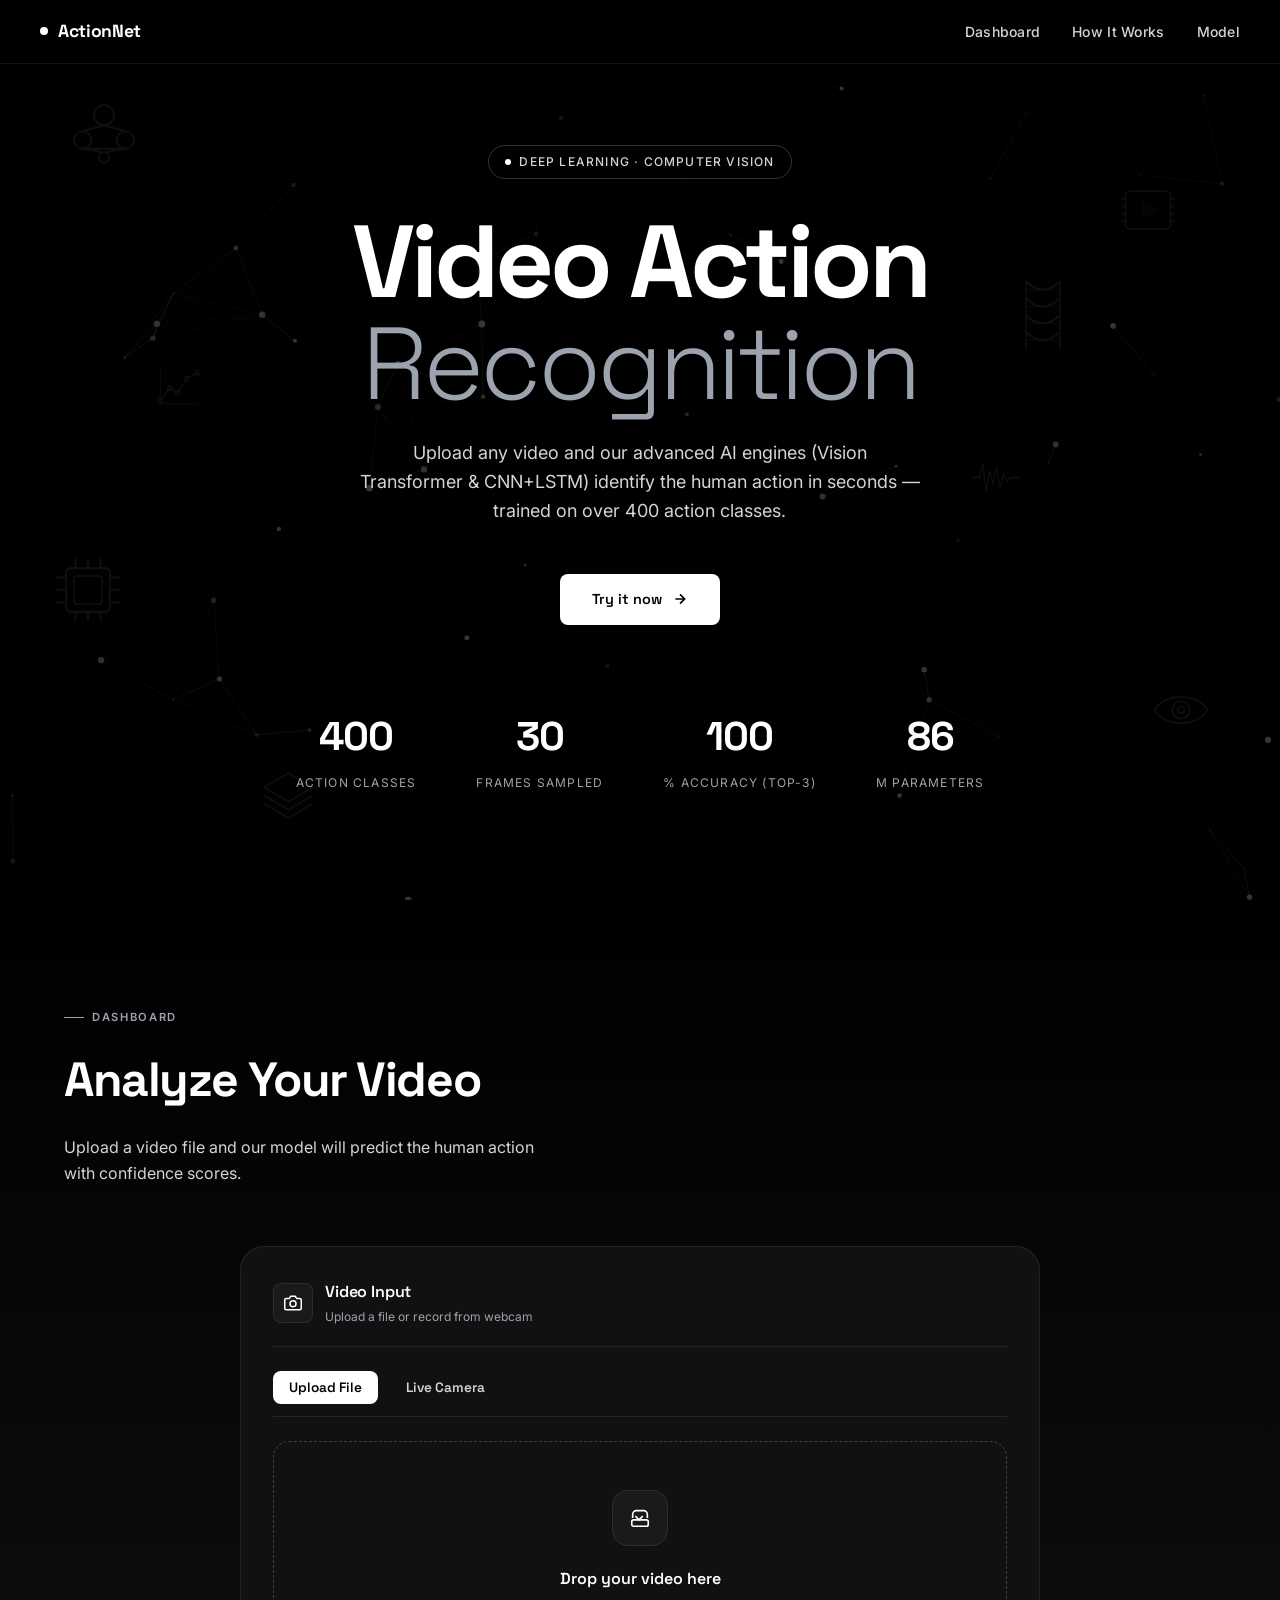
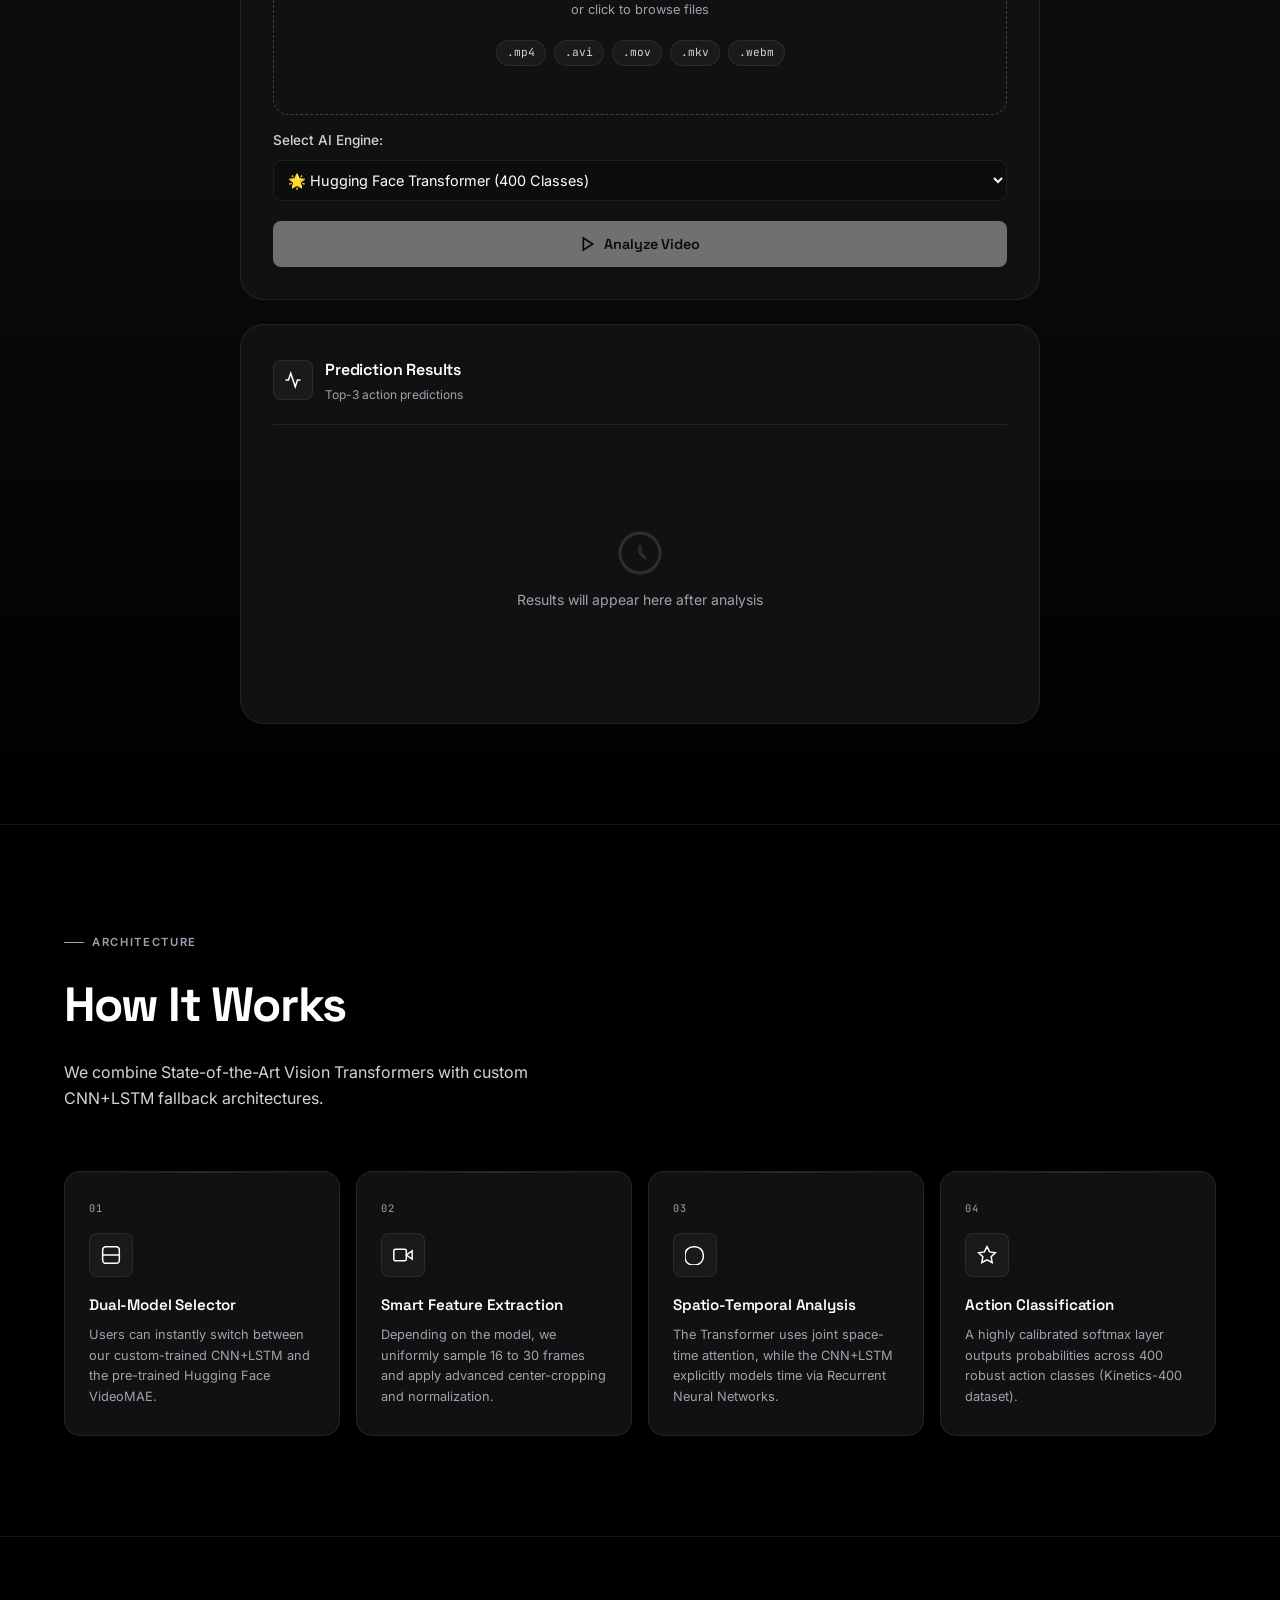
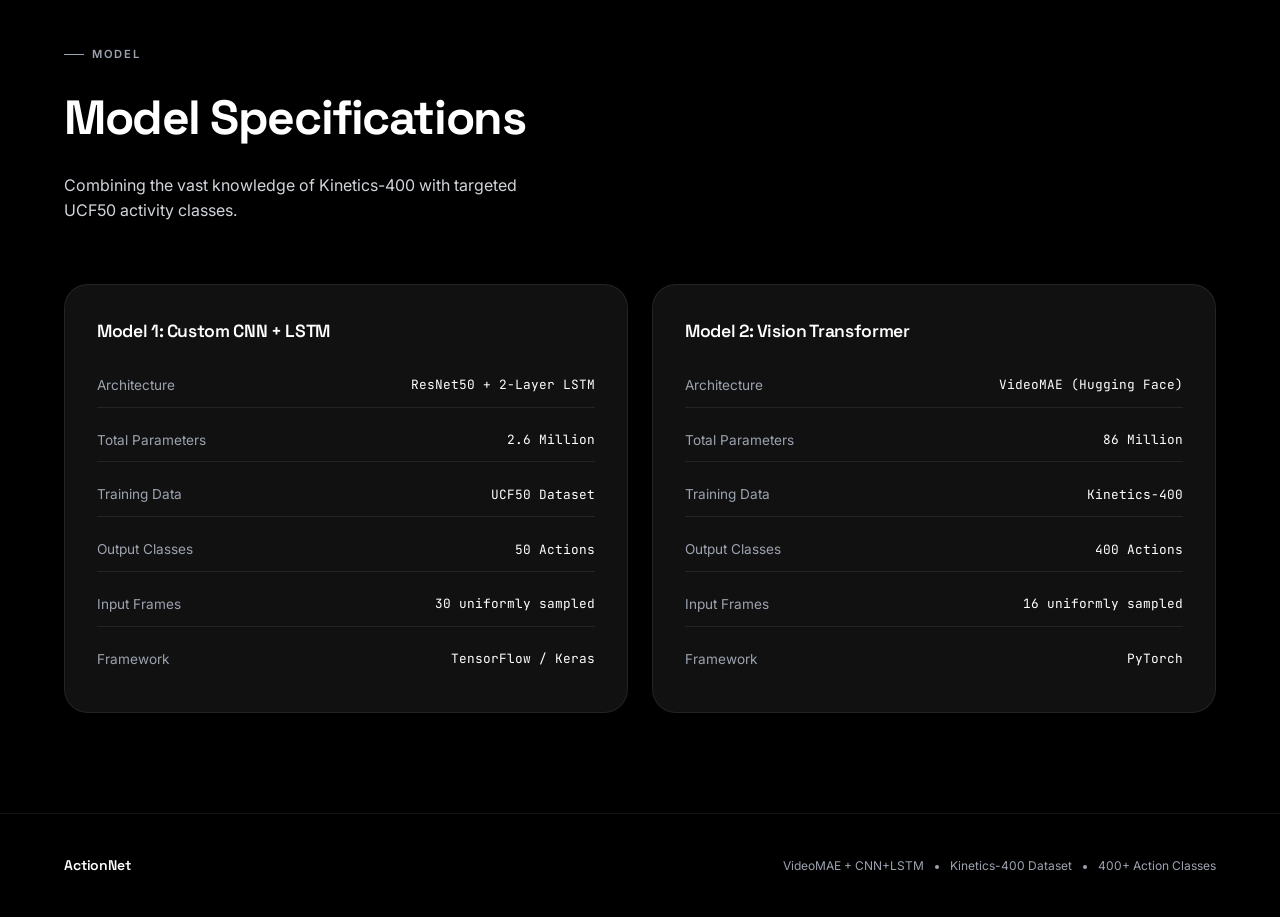
<file: frontend/index.html>
<!DOCTYPE html>
<html lang="en">
<head>
  <meta charset="UTF-8" />
  <meta name="viewport" content="width=device-width, initial-scale=1.0" />
  <title>ActionNet — Video Action Recognition</title>
  <meta name="description" content="AI-powered video action recognition using deep learning. Upload a video and our ResNet50 + LSTM model will identify the human action in real-time." />

  <!-- Preconnect for Google Fonts -->
  <link rel="preconnect" href="https://fonts.googleapis.com" />
  <link rel="preconnect" href="https://fonts.gstatic.com" crossorigin />

  <link rel="stylesheet" href="static/css/style.css" />

  <!-- Favicon: inline SVG -->
  <link rel="icon" href="data:image/svg+xml,<svg xmlns='http://www.w3.org/2000/svg' viewBox='0 0 32 32'><rect width='32' height='32' rx='6' fill='%23000'/><circle cx='16' cy='16' r='6' fill='none' stroke='%23fff' stroke-width='2'/><line x1='16' y1='4' x2='16' y2='10' stroke='%23fff' stroke-width='2'/><line x1='16' y1='22' x2='16' y2='28' stroke='%23fff' stroke-width='2'/><line x1='4' y1='16' x2='10' y2='16' stroke='%23fff' stroke-width='2'/><line x1='22' y1='16' x2='28' y2='16' stroke='%23fff' stroke-width='2'/></svg>" />
</head>

<body>

<!-- Neural network canvas background -->
<canvas id="neural-canvas"></canvas>

<!-- ── Navbar ──────────────────────────────────────────────────── -->
<nav>
  <div class="nav-logo">
    <div class="dot"></div>
    ActionNet
  </div>
  <ul class="nav-links">
    <li><a href="#dashboard">Dashboard</a></li>
    <li><a href="#how-it-works">How It Works</a></li>
    <li><a href="#model-info">Model</a></li>
  </ul>
</nav>


<!-- ── Hero ───────────────────────────────────────────────────── -->
<section id="hero">

  <!-- Floating background icons -->
  <div class="floating-icons" aria-hidden="true">

    <!-- Brain / Neural Network -->
    <div class="floating-icon">
      <svg width="100%" height="100%" viewBox="0 0 64 64">
        <circle cx="32" cy="20" r="8" stroke-width="1.5"/>
        <circle cx="15" cy="40" r="7" stroke-width="1.5"/>
        <circle cx="49" cy="40" r="7" stroke-width="1.5"/>
        <line x1="32" y1="28" x2="15" y2="33" stroke-width="1.5"/>
        <line x1="32" y1="28" x2="49" y2="33" stroke-width="1.5"/>
        <line x1="15" y1="47" x2="49" y2="47" stroke-width="1.5"/>
        <circle cx="32" cy="54" r="4" stroke-width="1.5"/>
        <line x1="15" y1="47" x2="32" y2="50" stroke-width="1.5"/>
        <line x1="49" y1="47" x2="32" y2="50" stroke-width="1.5"/>
      </svg>
    </div>

    <!-- Video Frame icon -->
    <div class="floating-icon">
      <svg width="100%" height="100%" viewBox="0 0 64 64">
        <rect x="8" y="12" width="48" height="40" rx="4" stroke-width="1.5"/>
        <polygon points="26,22 26,42 44,32" stroke-width="1.5" fill="white" opacity="0.3"/>
        <line x1="4" y1="20" x2="8" y2="20" stroke-width="2"/>
        <line x1="4" y1="28" x2="8" y2="28" stroke-width="2"/>
        <line x1="4" y1="36" x2="8" y2="36" stroke-width="2"/>
        <line x1="4" y1="44" x2="8" y2="44" stroke-width="2"/>
        <line x1="56" y1="20" x2="60" y2="20" stroke-width="2"/>
        <line x1="56" y1="28" x2="60" y2="28" stroke-width="2"/>
        <line x1="56" y1="36" x2="60" y2="36" stroke-width="2"/>
        <line x1="56" y1="44" x2="60" y2="44" stroke-width="2"/>
      </svg>
    </div>

    <!-- CPU / Chip icon -->
    <div class="floating-icon">
      <svg width="100%" height="100%" viewBox="0 0 64 64">
        <rect x="18" y="18" width="28" height="28" rx="3" stroke-width="1.5"/>
        <rect x="23" y="23" width="18" height="18" rx="2" stroke-width="1"/>
        <line x1="24" y1="12" x2="24" y2="18" stroke-width="1.5"/>
        <line x1="32" y1="12" x2="32" y2="18" stroke-width="1.5"/>
        <line x1="40" y1="12" x2="40" y2="18" stroke-width="1.5"/>
        <line x1="24" y1="46" x2="24" y2="52" stroke-width="1.5"/>
        <line x1="32" y1="46" x2="32" y2="52" stroke-width="1.5"/>
        <line x1="40" y1="46" x2="40" y2="52" stroke-width="1.5"/>
        <line x1="12" y1="24" x2="18" y2="24" stroke-width="1.5"/>
        <line x1="12" y1="32" x2="18" y2="32" stroke-width="1.5"/>
        <line x1="12" y1="40" x2="18" y2="40" stroke-width="1.5"/>
        <line x1="46" y1="24" x2="52" y2="24" stroke-width="1.5"/>
        <line x1="46" y1="32" x2="52" y2="32" stroke-width="1.5"/>
        <line x1="46" y1="40" x2="52" y2="40" stroke-width="1.5"/>
      </svg>
    </div>

    <!-- Eye / Vision icon -->
    <div class="floating-icon">
      <svg width="100%" height="100%" viewBox="0 0 64 64">
        <path d="M8 32 C16 16, 48 16, 56 32 C48 48, 16 48, 8 32 Z" stroke-width="1.5"/>
        <circle cx="32" cy="32" r="8" stroke-width="1.5"/>
        <circle cx="32" cy="32" r="3" stroke-width="1.5"/>
      </svg>
    </div>

    <!-- Chart / Analytics -->
    <div class="floating-icon">
      <svg width="100%" height="100%" viewBox="0 0 64 64">
        <polyline points="8,52 20,36 30,42 42,24 56,16" stroke-width="1.5"/>
        <circle cx="8"  cy="52" r="3" stroke-width="1.5"/>
        <circle cx="20" cy="36" r="3" stroke-width="1.5"/>
        <circle cx="30" cy="42" r="3" stroke-width="1.5"/>
        <circle cx="42" cy="24" r="3" stroke-width="1.5"/>
        <circle cx="56" cy="16" r="3" stroke-width="1.5"/>
        <line x1="8" y1="56" x2="56" y2="56" stroke-width="1"/>
        <line x1="8" y1="8"  x2="8"  y2="56" stroke-width="1"/>
      </svg>
    </div>

    <!-- DNA / helix -->
    <div class="floating-icon">
      <svg width="100%" height="100%" viewBox="0 0 64 64">
        <path d="M20 8 Q32 20 44 8" stroke-width="1.5" fill="none"/>
        <path d="M20 20 Q32 32 44 20" stroke-width="1.5" fill="none"/>
        <path d="M20 32 Q32 44 44 32" stroke-width="1.5" fill="none"/>
        <path d="M20 44 Q32 56 44 44" stroke-width="1.5" fill="none"/>
        <line x1="20" y1="8"  x2="20" y2="56" stroke-width="1"/>
        <line x1="44" y1="8"  x2="44" y2="56" stroke-width="1"/>
        <line x1="20" y1="14" x2="44" y2="14" stroke-width="1" opacity="0.5"/>
        <line x1="20" y1="26" x2="44" y2="26" stroke-width="1" opacity="0.5"/>
        <line x1="20" y1="38" x2="44" y2="38" stroke-width="1" opacity="0.5"/>
        <line x1="20" y1="50" x2="44" y2="50" stroke-width="1" opacity="0.5"/>
      </svg>
    </div>

    <!-- Layers icon -->
    <div class="floating-icon">
      <svg width="100%" height="100%" viewBox="0 0 64 64">
        <polygon points="32,8 56,22 32,36 8,22" stroke-width="1.5" fill="none"/>
        <polyline points="8,30 32,44 56,30" stroke-width="1.5" fill="none"/>
        <polyline points="8,38 32,52 56,38" stroke-width="1.5" fill="none"/>
      </svg>
    </div>

    <!-- Waveform / Signal -->
    <div class="floating-icon">
      <svg width="100%" height="100%" viewBox="0 0 64 64">
        <polyline points="4,32 12,32 16,16 20,48 24,24 28,40 32,20 36,44 40,28 44,36 48,32 60,32" stroke-width="1.5" fill="none"/>
      </svg>
    </div>

  </div>
  <!-- end floating icons -->

  <div class="wrapper" style="position:relative;">
    <div class="hero-badge">
      <span class="badge-dot"></span>
      Deep Learning · Computer Vision
    </div>

    <h1 class="hero-title">
      Video Action
      <span class="line-2">Recognition</span>
    </h1>

    <p class="hero-subtitle">
      Upload any video and our advanced AI engines (Vision Transformer & CNN+LSTM) identify the human action in seconds — trained on over 400 action classes.
    </p>

    <a href="#dashboard" class="hero-cta" id="try-btn">
      Try it now
      <svg width="16" height="16" viewBox="0 0 24 24" fill="none" stroke="currentColor" stroke-width="2.5">
        <path d="M5 12h14M12 5l7 7-7 7"/>
      </svg>
    </a>

    <div class="hero-stats">
      <div class="stat-item">
        <span class="stat-number" data-target="400">0</span>
        <span class="stat-label">Action Classes</span>
      </div>
      <div class="stat-item">
        <span class="stat-number" data-target="30">0</span>
        <span class="stat-label">Frames Sampled</span>
      </div>
      <div class="stat-item">
        <span class="stat-number" data-target="100">0</span>
        <span class="stat-label">% Accuracy (Top-3)</span>
      </div>
      <div class="stat-item">
        <span class="stat-number" data-target="86">0</span>
        <span class="stat-label">M Parameters</span>
      </div>
    </div>
  </div>
</section>


<!-- ── Dashboard ──────────────────────────────────────────────── -->
<section id="dashboard">
  <div class="wrapper">
    <div class="section-label">Dashboard</div>
    <h2 class="section-title">Analyze Your Video</h2>
    <p class="section-desc">Upload a video file and our model will predict the human action with confidence scores.</p>

    <div class="dashboard-stack">

      <!-- Upload Card -->
      <div class="upload-card reveal">
        <div class="card-header">
          <div class="card-icon">
            <svg width="18" height="18" viewBox="0 0 24 24" fill="none" stroke="currentColor" stroke-width="2">
              <path d="M23 19a2 2 0 0 1-2 2H3a2 2 0 0 1-2-2V8a2 2 0 0 1 2-2h4l2-3h6l2 3h4a2 2 0 0 1 2 2z"></path>
              <circle cx="12" cy="13" r="4"></circle>
            </svg>
          </div>
          <div>
            <div class="card-title">Video Input</div>
            <div class="card-subtitle">Upload a file or record from webcam</div>
          </div>
        </div>

        <!-- Input Tabs -->
        <div class="input-tabs">
          <button class="tab-btn active" data-tab="upload-tab">Upload File</button>
          <button class="tab-btn" data-tab="camera-tab">Live Camera</button>
        </div>

        <!-- Tab Contents -->
        <div class="tab-content active" id="upload-tab">

        <!-- Drop Zone -->
        <div id="drop-zone" role="button" tabindex="0" aria-label="Click or drag to upload video">
          <div class="drop-icon">
            <svg width="22" height="22" viewBox="0 0 24 24" fill="none" stroke="currentColor" stroke-width="1.8">
              <path d="M15 10l-4 4-4-4"/>
              <path d="M4 12V8a4 4 0 0 1 4-4h8a4 4 0 0 1 4 4v4"/>
              <rect x="3" y="14" width="18" height="7" rx="2"/>
            </svg>
          </div>
          <div class="drop-title">Drop your video here</div>
          <div class="drop-subtitle">or click to browse files</div>
          <div class="drop-formats">
            <span class="format-tag">.mp4</span>
            <span class="format-tag">.avi</span>
            <span class="format-tag">.mov</span>
            <span class="format-tag">.mkv</span>
            <span class="format-tag">.webm</span>
          </div>
        </div>

        <input type="file" id="file-input" accept="video/*" />

        <!-- File info -->
        <div id="file-info">
          <svg width="14" height="14" viewBox="0 0 24 24" fill="none" stroke="currentColor" stroke-width="2" style="flex-shrink:0;color:#888">
            <polygon points="23 7 16 12 23 17 23 7"/>
            <rect x="1" y="5" width="15" height="14" rx="2" ry="2"/>
          </svg>
          <span class="file-name" id="file-name">video.mp4</span>
          <span class="file-size" id="file-size">0 MB</span>
        </div>
        </div> <!-- End Upload Tab -->

        <!-- Camera Tab Content -->
        <div class="tab-content" id="camera-tab">
          <div class="camera-container">
            <video id="camera-preview" autoplay playsinline muted></video>
            <div class="camera-overlay">
              <span id="recording-timer">00:00</span>
            </div>
          </div>
          
          <div class="camera-controls">
            <button id="start-camera-btn" class="cam-btn secondary">Enable Camera</button>
            <button id="start-record-btn" class="cam-btn primary" style="display:none;">
              <span class="record-dot"></span> Record 5s Clip
            </button>
            <button id="stop-camera-btn" class="cam-btn secondary" style="display:none;">Turn Off</button>
          </div>
        </div> <!-- End Camera Tab -->

        <!-- Error message -->
        <div id="error-state"></div>

        <!-- Loading state -->
        <div id="loading-state">
          
          <!-- DYNAMIC ANIMATION -->
          <div class="processing-animation-container">
            <div class="anim-icon">
              <svg width="32" height="32" viewBox="0 0 24 24" fill="none" stroke="currentColor" stroke-width="1.5">
                <rect x="2" y="2" width="20" height="20" rx="2" ry="2"/>
                <polygon points="10 8 16 12 10 16 10 8"/>
                <line x1="2" y1="6" x2="22" y2="6"/>
                <line x1="2" y1="18" x2="22" y2="18"/>
              </svg>
              <div class="anim-label">Video</div>
            </div>
            
            <div class="anim-path">
              <div class="anim-line"></div>
              <div class="anim-packet"></div>
            </div>
            
            <div class="anim-icon">
              <svg width="32" height="32" viewBox="0 0 24 24" fill="none" stroke="currentColor" stroke-width="1.5">
                <path d="M12 2a10 10 0 0 1 10 10v2a10 10 0 0 1-10 10H8a10 10 0 0 1-8-8v-4A10 10 0 0 1 10 2h2z"/>
                <path d="M10 8v4l3 3"/>
                <circle cx="12" cy="12" r="3"/>
              </svg>
              <div class="anim-label">AI Model</div>
            </div>
          </div>

          <div class="loader-text">Analyzing your video...</div>
          <div class="loader-sub">Extracting Spatio-Temporal Features</div>

          <!-- Play Tic-Tac-Toe Game -->
          <div id="game-container" style="display: block; margin-top: 30px; border-top: 1px solid var(--border); padding-top: 20px;">
            <div style="font-size: 0.8rem; color: var(--text-secondary); margin-bottom: 12px; font-weight: 500;">
              🕹️ Play Tic-Tac-Toe against the AI while you wait:
            </div>
            <div class="game-grid" style="display: grid; grid-template-columns: repeat(3, 1fr); gap: 8px; max-width: 180px; margin: 0 auto;">
              <button class="cell" data-index="0" style="aspect-ratio: 1; background: var(--bg-card); border: 1px solid var(--border); border-radius: var(--radius-sm); font-size: 1.25rem; font-family: var(--font-head); font-weight: 700; color: #fff; cursor: pointer; display: flex; align-items: center; justify-content: center; outline: none; transition: background 0.2s;"></button>
              <button class="cell" data-index="1" style="aspect-ratio: 1; background: var(--bg-card); border: 1px solid var(--border); border-radius: var(--radius-sm); font-size: 1.25rem; font-family: var(--font-head); font-weight: 700; color: #fff; cursor: pointer; display: flex; align-items: center; justify-content: center; outline: none; transition: background 0.2s;"></button>
              <button class="cell" data-index="2" style="aspect-ratio: 1; background: var(--bg-card); border: 1px solid var(--border); border-radius: var(--radius-sm); font-size: 1.25rem; font-family: var(--font-head); font-weight: 700; color: #fff; cursor: pointer; display: flex; align-items: center; justify-content: center; outline: none; transition: background 0.2s;"></button>
              <button class="cell" data-index="3" style="aspect-ratio: 1; background: var(--bg-card); border: 1px solid var(--border); border-radius: var(--radius-sm); font-size: 1.25rem; font-family: var(--font-head); font-weight: 700; color: #fff; cursor: pointer; display: flex; align-items: center; justify-content: center; outline: none; transition: background 0.2s;"></button>
              <button class="cell" data-index="4" style="aspect-ratio: 1; background: var(--bg-card); border: 1px solid var(--border); border-radius: var(--radius-sm); font-size: 1.25rem; font-family: var(--font-head); font-weight: 700; color: #fff; cursor: pointer; display: flex; align-items: center; justify-content: center; outline: none; transition: background 0.2s;"></button>
              <button class="cell" data-index="5" style="aspect-ratio: 1; background: var(--bg-card); border: 1px solid var(--border); border-radius: var(--radius-sm); font-size: 1.25rem; font-family: var(--font-head); font-weight: 700; color: #fff; cursor: pointer; display: flex; align-items: center; justify-content: center; outline: none; transition: background 0.2s;"></button>
              <button class="cell" data-index="6" style="aspect-ratio: 1; background: var(--bg-card); border: 1px solid var(--border); border-radius: var(--radius-sm); font-size: 1.25rem; font-family: var(--font-head); font-weight: 700; color: #fff; cursor: pointer; display: flex; align-items: center; justify-content: center; outline: none; transition: background 0.2s;"></button>
              <button class="cell" data-index="7" style="aspect-ratio: 1; background: var(--bg-card); border: 1px solid var(--border); border-radius: var(--radius-sm); font-size: 1.25rem; font-family: var(--font-head); font-weight: 700; color: #fff; cursor: pointer; display: flex; align-items: center; justify-content: center; outline: none; transition: background 0.2s;"></button>
              <button class="cell" data-index="8" style="aspect-ratio: 1; background: var(--bg-card); border: 1px solid var(--border); border-radius: var(--radius-sm); font-size: 1.25rem; font-family: var(--font-head); font-weight: 700; color: #fff; cursor: pointer; display: flex; align-items: center; justify-content: center; outline: none; transition: background 0.2s;"></button>
            </div>
            <div id="game-status" style="font-size: 0.75rem; color: var(--text-secondary); margin-top: 10px; font-weight: 500;">
              Your turn (X)
            </div>
            <button id="reset-game-btn" style="margin-top: 10px; padding: 4px 12px; background: #fff; color: #000; border: none; border-radius: var(--radius-sm); font-size: 0.7rem; font-weight: 600; cursor: pointer; font-family: var(--font-head); display: none;">
              Reset Game
            </button>
          </div>
        </div>


        <!-- Model Selector -->
        <div class="model-selector-container" style="margin-top: 15px; margin-bottom: 15px; display: flex; flex-direction: column; gap: 8px;">
          <label for="ai-engine-select" style="font-size: 0.85rem; color: var(--text-secondary); font-weight: 500;">Select AI Engine:</label>
          <select id="ai-engine-select" style="padding: 10px; border-radius: var(--radius-sm); border: 1px solid var(--border); background: var(--bg-card); color: var(--text); font-family: var(--font-body); font-size: 0.9rem; cursor: pointer; outline: none;">
            <option value="transformer" selected>🌟 Hugging Face Transformer (400 Classes)</option>
            <option value="custom">🧠 Custom CNN+LSTM Model (UCF50 - Trained by Me!)</option>
          </select>
        </div>

        <!-- Predict Button -->
        <button id="predict-btn" disabled>
          <svg width="16" height="16" viewBox="0 0 24 24" fill="none" stroke="currentColor" stroke-width="2.5">
            <polygon points="5 3 19 12 5 21 5 3"/>
          </svg>
          Analyze Video
        </button>
      </div>
      <!-- end upload card -->


      <!-- Results Card -->
      <div class="results-card reveal" style="animation-delay:0.1s">
        <div class="card-header">
          <div class="card-icon">
            <svg width="18" height="18" viewBox="0 0 24 24" fill="none" stroke="currentColor" stroke-width="2">
              <path d="M22 12h-4l-3 9L9 3l-3 9H2"/>
            </svg>
          </div>
          <div>
            <div class="card-title">Prediction Results</div>
            <div class="card-subtitle">Top-3 action predictions</div>
          </div>
        </div>

        <!-- Empty state -->
        <div class="results-empty" id="results-empty">
          <svg width="48" height="48" viewBox="0 0 24 24" fill="none" stroke="currentColor" stroke-width="1.5">
            <circle cx="12" cy="12" r="10"/>
            <path d="M12 8v4l3 3"/>
          </svg>
          <p>Results will appear here after analysis</p>
        </div>

        <!-- Result content -->
        <div id="result-content">

          <!-- Main prediction -->
          <div class="result-main">
            <div class="result-label-tag">Predicted Action</div>
            <div class="result-action" id="result-action-name">—</div>
            <div class="confidence-wrap">
              <div class="confidence-header">
                <span>Confidence</span>
                <span id="result-confidence-pct">0%</span>
              </div>
              <div class="confidence-bar-bg">
                <div class="confidence-bar-fill" id="result-conf-bar"></div>
              </div>
            </div>
          </div>

          <!-- Top 3 -->
          <div class="top3-section">
            <div class="top3-title">Top 3 Predictions</div>
            <div id="top3-list"></div>
          </div>

          <!-- Meta -->
          <div class="result-meta">
            <div class="meta-chip">
              <svg width="10" height="10" viewBox="0 0 24 24" fill="none" stroke="currentColor" stroke-width="2.5">
                <circle cx="12" cy="12" r="10"/>
                <polyline points="12 6 12 12 16 14"/>
              </svg>
              <span id="proc-time">0s</span>
            </div>
            <div class="meta-chip">
              <svg width="10" height="10" viewBox="0 0 24 24" fill="none" stroke="currentColor" stroke-width="2.5">
                <rect x="2" y="3" width="20" height="14" rx="2"/>
                <line x1="8" y1="21" x2="16" y2="21"/>
                <line x1="12" y1="17" x2="12" y2="21"/>
              </svg>
              ResNet50 + LSTM
            </div>
          </div>

        </div>
        <!-- end result-content -->
      </div>
      <!-- end results card -->

    </div>
    <!-- end dashboard-stack -->
  </div>
</section>


<!-- ── How It Works ────────────────────────────────────────────── -->
<section id="how-it-works">
  <div class="wrapper">
    <div class="section-label">Architecture</div>
    <h2 class="section-title">How It Works</h2>
    <p class="section-desc">We combine State-of-the-Art Vision Transformers with custom CNN+LSTM fallback architectures.</p>

    <div class="steps-grid">

      <div class="step-card reveal">
        <div class="step-number">01</div>
        <div class="step-icon">
          <svg width="20" height="20" viewBox="0 0 24 24" fill="none" stroke="currentColor" stroke-width="1.8">
            <rect x="2" y="2" width="20" height="20" rx="4" ry="4"/>
            <polyline points="2 12 12 12 22 12"/>
          </svg>
        </div>
        <div class="step-name">Dual-Model Selector</div>
        <div class="step-desc">Users can instantly switch between our custom-trained CNN+LSTM and the pre-trained Hugging Face VideoMAE.</div>
      </div>

      <div class="step-card reveal">
        <div class="step-number">02</div>
        <div class="step-icon">
          <svg width="20" height="20" viewBox="0 0 24 24" fill="none" stroke="currentColor" stroke-width="1.8">
            <polygon points="23 7 16 12 23 17 23 7"/>
            <rect x="1" y="5" width="15" height="14" rx="2" ry="2"/>
          </svg>
        </div>
        <div class="step-name">Smart Feature Extraction</div>
        <div class="step-desc">Depending on the model, we uniformly sample 16 to 30 frames and apply advanced center-cropping and normalization.</div>
      </div>

      <div class="step-card reveal">
        <div class="step-number">03</div>
        <div class="step-icon">
          <svg width="20" height="20" viewBox="0 0 24 24" fill="none" stroke="currentColor" stroke-width="1.8">
            <path d="M12 2a10 10 0 0 1 10 10v2a10 10 0 0 1-10 10H8a10 10 0 0 1-8-8v-4A10 10 0 0 1 10 2h2z"/>
          </svg>
        </div>
        <div class="step-name">Spatio-Temporal Analysis</div>
        <div class="step-desc">The Transformer uses joint space-time attention, while the CNN+LSTM explicitly models time via Recurrent Neural Networks.</div>
      </div>

      <div class="step-card reveal">
        <div class="step-number">04</div>
        <div class="step-icon">
          <svg width="20" height="20" viewBox="0 0 24 24" fill="none" stroke="currentColor" stroke-width="1.8">
            <path d="M12 2l3.09 6.26L22 9.27l-5 4.87 1.18 6.88L12 17.77l-6.18 3.25L7 14.14 2 9.27l6.91-1.01L12 2z"/>
          </svg>
        </div>
        <div class="step-name">Action Classification</div>
        <div class="step-desc">A highly calibrated softmax layer outputs probabilities across 400 robust action classes (Kinetics-400 dataset).</div>
      </div>

    </div>
  </div>
</section>


<!-- ── Model Info ──────────────────────────────────────────────── -->
<section id="model-info">
  <div class="wrapper">
    <div class="section-label">Model</div>
    <h2 class="section-title">Model Specifications</h2>
    <p class="section-desc">Combining the vast knowledge of Kinetics-400 with targeted UCF50 activity classes.</p>

    <div class="model-grid">

      <!-- Model 1 -->
      <div class="model-card reveal">
        <div class="model-card-title">Model 1: Custom CNN + LSTM</div>
        <ul class="spec-list">
          <li class="spec-item"><span class="spec-key">Architecture</span><span class="spec-val">ResNet50 + 2-Layer LSTM</span></li>
          <li class="spec-item"><span class="spec-key">Total Parameters</span><span class="spec-val">2.6 Million</span></li>
          <li class="spec-item"><span class="spec-key">Training Data</span><span class="spec-val">UCF50 Dataset</span></li>
          <li class="spec-item"><span class="spec-key">Output Classes</span><span class="spec-val">50 Actions</span></li>
          <li class="spec-item"><span class="spec-key">Input Frames</span><span class="spec-val">30 uniformly sampled</span></li>
          <li class="spec-item"><span class="spec-key">Framework</span><span class="spec-val">TensorFlow / Keras</span></li>
        </ul>
      </div>

      <!-- Model 2 -->
      <div class="model-card reveal" style="animation-delay:0.1s">
        <div class="model-card-title">Model 2: Vision Transformer</div>
        <ul class="spec-list">
          <li class="spec-item"><span class="spec-key">Architecture</span><span class="spec-val">VideoMAE (Hugging Face)</span></li>
          <li class="spec-item"><span class="spec-key">Total Parameters</span><span class="spec-val">86 Million</span></li>
          <li class="spec-item"><span class="spec-key">Training Data</span><span class="spec-val">Kinetics-400</span></li>
          <li class="spec-item"><span class="spec-key">Output Classes</span><span class="spec-val">400 Actions</span></li>
          <li class="spec-item"><span class="spec-key">Input Frames</span><span class="spec-val">16 uniformly sampled</span></li>
          <li class="spec-item"><span class="spec-key">Framework</span><span class="spec-val">PyTorch</span></li>
        </ul>
      </div>

    </div>
  </div>
</section>


<!-- ── Footer ─────────────────────────────────────────────────── -->
<footer>
  <div class="wrapper">
    <div class="footer-inner">
      <div class="footer-left">ActionNet</div>
      <div class="footer-right">
        VideoMAE + CNN+LSTM
        <span class="footer-divider"></span>
        Kinetics-400 Dataset
        <span class="footer-divider"></span>
        400+ Action Classes
      </div>
    </div>
  </div>
</footer>

<script src="static/js/main.js"></script>
</body>
</html>
</file>
<file: frontend/static/css/style.css>
/* ================================================================
   style.css — Video Action Recognition Dashboard
   Theme: Professional Black & White with subtle animations
   ================================================================ */

@import url('https://fonts.googleapis.com/css2?family=Space+Grotesk:wght@300;400;500;600;700&family=Inter:wght@300;400;500;600&family=JetBrains+Mono:wght@400;500&display=swap');

/* ── Reset & Root Variables ─────────────────────────────────────── */
*, *::before, *::after { box-sizing: border-box; margin: 0; padding: 0; }

:root {
  --bg-primary:    #000000;
  --bg-card:       #0d0d0d;
  --bg-card-2:     #111111;
  --bg-elevated:   #1a1a1a;
  --border:        rgba(255, 255, 255, 0.08);
  --border-bright: rgba(255, 255, 255, 0.20);
  --text-primary:  #ffffff;
  --text-secondary:#d1d5db; /* Increased brightness for better visibility */
  --text-muted:    #9ca3af; /* Significantly brighter muted text */
  --accent:        #ffffff;
  --glow:          rgba(255, 255, 255, 0.06);
  --font-head:     'Space Grotesk', sans-serif;
  --font-body:     'Inter', sans-serif;
  --font-mono:     'JetBrains Mono', monospace;
  --radius-sm:     8px;
  --radius-md:     16px;
  --radius-lg:     24px;
  --transition:    0.3s cubic-bezier(0.4, 0, 0.2, 1);
}

html { scroll-behavior: smooth; }

body {
  font-family: var(--font-body);
  background: var(--bg-primary);
  color: var(--text-primary);
  min-height: 100vh;
  overflow-x: hidden;
  line-height: 1.6;
}

/* ── Canvas Background ───────────────────────────────────────────── */
#neural-canvas {
  position: fixed;
  top: 0; left: 0;
  width: 100%; height: 100%;
  z-index: 0;
  pointer-events: none;
  opacity: 0.35;
}

/* ── Scrollbar ───────────────────────────────────────────────────── */
::-webkit-scrollbar { width: 4px; }
::-webkit-scrollbar-track { background: var(--bg-primary); }
::-webkit-scrollbar-thumb { background: #333; border-radius: 2px; }
::-webkit-scrollbar-thumb:hover { background: #555; }

/* ── Layout Wrapper ─────────────────────────────────────────────── */
.wrapper {
  position: relative;
  z-index: 1;
  max-width: 1200px;
  margin: 0 auto;
  padding: 0 24px;
}

/* ── Navbar ─────────────────────────────────────────────────────── */
nav {
  position: fixed;
  top: 0; left: 0; right: 0;
  z-index: 100;
  background: rgba(0, 0, 0, 0.85);
  backdrop-filter: blur(20px);
  border-bottom: 1px solid var(--border);
  padding: 0 40px;
  height: 64px;
  display: flex;
  align-items: center;
  justify-content: space-between;
}

.nav-logo {
  font-family: var(--font-head);
  font-weight: 700;
  font-size: 1.1rem;
  letter-spacing: -0.02em;
  display: flex;
  align-items: center;
  gap: 10px;
}

.nav-logo .dot {
  width: 8px; height: 8px;
  border-radius: 50%;
  background: #fff;
  animation: pulse-dot 2s ease-in-out infinite;
}

@keyframes pulse-dot {
  0%, 100% { opacity: 1; transform: scale(1); }
  50% { opacity: 0.4; transform: scale(0.8); }
}

.nav-links {
  display: flex;
  gap: 32px;
  list-style: none;
}

.nav-links a {
  color: var(--text-secondary);
  text-decoration: none;
  font-size: 0.875rem;
  font-weight: 500;
  letter-spacing: 0.02em;
  transition: color var(--transition);
}

.nav-links a:hover { color: var(--text-primary); }

/* ── Hero Section ───────────────────────────────────────────────── */
#hero {
  min-height: 100vh;
  display: flex;
  align-items: center;
  justify-content: center;
  text-align: center;
  padding: 100px 24px 60px;
  position: relative;
  overflow: hidden;
}

/* Floating logo icons */
.floating-icons {
  position: absolute;
  inset: 0;
  pointer-events: none;
  overflow: hidden;
}

.floating-icon {
  position: absolute;
  opacity: 0.06;
  animation: float-icon linear infinite;
}

.floating-icon svg {
  fill: none;
  stroke: white;
  stroke-width: 1.5;
}

.floating-icon:nth-child(1)  { top: 10%; left: 5%;  width: 80px;  animation-duration: 18s; animation-delay: 0s; }
.floating-icon:nth-child(2)  { top: 20%; right: 8%; width: 60px;  animation-duration: 22s; animation-delay: -5s; }
.floating-icon:nth-child(3)  { top: 60%; left: 3%;  width: 100px; animation-duration: 26s; animation-delay: -10s; }
.floating-icon:nth-child(4)  { top: 75%; right: 5%; width: 70px;  animation-duration: 20s; animation-delay: -3s; }
.floating-icon:nth-child(5)  { top: 40%; left: 12%; width: 50px;  animation-duration: 24s; animation-delay: -8s; }
.floating-icon:nth-child(6)  { top: 30%; right: 15%;width: 90px;  animation-duration: 30s; animation-delay: -15s; }
.floating-icon:nth-child(7)  { top: 85%; left: 20%; width: 65px;  animation-duration: 19s; animation-delay: -2s; }
.floating-icon:nth-child(8)  { top: 50%; right: 20%;width: 55px;  animation-duration: 28s; animation-delay: -12s; }

@keyframes float-icon {
  0%   { transform: translateY(0px) rotate(0deg); opacity: 0.04; }
  25%  { transform: translateY(-30px) rotate(5deg); opacity: 0.08; }
  50%  { transform: translateY(-15px) rotate(-3deg); opacity: 0.06; }
  75%  { transform: translateY(-40px) rotate(7deg); opacity: 0.09; }
  100% { transform: translateY(0px) rotate(0deg); opacity: 0.04; }
}

.hero-badge {
  display: inline-flex;
  align-items: center;
  gap: 8px;
  padding: 6px 16px;
  border: 1px solid var(--border-bright);
  border-radius: 100px;
  font-size: 0.75rem;
  font-weight: 500;
  letter-spacing: 0.1em;
  text-transform: uppercase;
  color: var(--text-secondary);
  margin-bottom: 32px;
  animation: fade-up 0.8s ease forwards;
  opacity: 0;
}

.hero-badge .badge-dot {
  width: 6px; height: 6px;
  border-radius: 50%;
  background: #fff;
  animation: pulse-dot 1.5s ease infinite;
}

.hero-title {
  font-family: var(--font-head);
  font-size: clamp(3rem, 8vw, 7rem);
  font-weight: 700;
  letter-spacing: -0.04em;
  line-height: 1;
  margin-bottom: 24px;
  animation: fade-up 0.8s ease 0.1s forwards;
  opacity: 0;
}

.hero-title .line-2 {
  display: block;
  color: var(--text-muted);
  font-weight: 300;
}

.hero-subtitle {
  font-size: 1.125rem;
  color: var(--text-secondary);
  max-width: 560px;
  margin: 0 auto 48px;
  font-weight: 400;
  animation: fade-up 0.8s ease 0.2s forwards;
  opacity: 0;
}

.hero-cta {
  display: inline-flex;
  align-items: center;
  gap: 10px;
  padding: 14px 32px;
  background: #fff;
  color: #000;
  border: none;
  border-radius: var(--radius-sm);
  font-family: var(--font-head);
  font-size: 0.9rem;
  font-weight: 600;
  cursor: pointer;
  text-decoration: none;
  transition: all var(--transition);
  animation: fade-up 0.8s ease 0.3s forwards;
  opacity: 0;
}

.hero-cta:hover {
  background: #e0e0e0;
  transform: translateY(-2px);
  box-shadow: 0 20px 60px rgba(255,255,255,0.15);
}

.hero-cta svg { transition: transform var(--transition); }
.hero-cta:hover svg { transform: translateX(4px); }

/* Stats bar */
.hero-stats {
  display: flex;
  justify-content: center;
  gap: 60px;
  margin-top: 80px;
  animation: fade-up 0.8s ease 0.4s forwards;
  opacity: 0;
}

.stat-item {
  text-align: center;
}

.stat-number {
  font-family: var(--font-head);
  font-size: 2.5rem;
  font-weight: 700;
  letter-spacing: -0.03em;
  display: block;
}

.stat-label {
  font-size: 0.75rem;
  color: var(--text-muted);
  text-transform: uppercase;
  letter-spacing: 0.1em;
  margin-top: 4px;
}

@keyframes fade-up {
  from { opacity: 0; transform: translateY(24px); }
  to   { opacity: 1; transform: translateY(0); }
}

/* ── Section Styles ─────────────────────────────────────────────── */
section { padding: 100px 0; }

.section-label {
  display: inline-flex;
  align-items: center;
  gap: 8px;
  font-size: 0.7rem;
  font-weight: 600;
  letter-spacing: 0.15em;
  text-transform: uppercase;
  color: var(--text-muted);
  margin-bottom: 16px;
}

.section-label::before {
  content: '';
  display: block;
  width: 20px; height: 1px;
  background: var(--text-muted);
}

.section-title {
  font-family: var(--font-head);
  font-size: clamp(2rem, 4vw, 3rem);
  font-weight: 700;
  letter-spacing: -0.03em;
  margin-bottom: 16px;
}

.section-desc {
  color: var(--text-secondary);
  font-size: 1rem;
  max-width: 480px;
  margin-bottom: 60px;
}

/* ── Dashboard / Upload Section ─────────────────────────────────── */
#dashboard {
  background: linear-gradient(180deg, var(--bg-primary) 0%, var(--bg-card) 50%, var(--bg-primary) 100%);
}

.dashboard-stack {
  display: flex;
  flex-direction: column;
  gap: 24px;
  max-width: 800px;
  margin: 0 auto;
}

/* Upload Card */
.upload-card {
  background: var(--bg-card-2);
  border: 1px solid var(--border);
  border-radius: var(--radius-lg);
  padding: 32px;
  transition: border-color var(--transition);
}

.upload-card:hover { border-color: var(--border-bright); }

.card-header {
  display: flex;
  align-items: center;
  gap: 12px;
  margin-bottom: 24px;
  padding-bottom: 20px;
  border-bottom: 1px solid var(--border);
}

.card-icon {
  width: 40px; height: 40px;
  background: var(--bg-elevated);
  border: 1px solid var(--border);
  border-radius: var(--radius-sm);
  display: flex;
  align-items: center;
  justify-content: center;
}

.card-title {
  font-family: var(--font-head);
  font-size: 1rem;
  font-weight: 600;
  letter-spacing: -0.01em;
}

.card-subtitle {
  font-size: 0.75rem;
  color: var(--text-muted);
  margin-top: 2px;
}

/* Input Tabs */
.input-tabs {
  display: flex;
  gap: 12px;
  margin-bottom: 24px;
  border-bottom: 1px solid var(--border);
  padding-bottom: 12px;
}

.tab-btn {
  background: transparent;
  border: none;
  color: var(--text-secondary);
  font-family: var(--font-head);
  font-size: 0.85rem;
  font-weight: 600;
  cursor: pointer;
  padding: 8px 16px;
  border-radius: var(--radius-sm);
  transition: all var(--transition);
}

.tab-btn:hover { color: var(--text-primary); background: var(--bg-elevated); }
.tab-btn.active { color: #000; background: #fff; }

.tab-content { display: none; }
.tab-content.active { display: block; animation: fade-in 0.3s ease forwards; }

@keyframes fade-in {
  from { opacity: 0; transform: translateY(5px); }
  to { opacity: 1; transform: translateY(0); }
}

/* Camera UI */
.camera-container {
  width: 100%;
  aspect-ratio: 16/9;
  background: #000;
  border-radius: var(--radius-md);
  border: 1px solid var(--border);
  overflow: hidden;
  position: relative;
  margin-bottom: 16px;
}

#camera-preview {
  width: 100%;
  height: 100%;
  object-fit: cover;
  transform: scaleX(-1); /* Mirror effect */
}

.camera-overlay {
  position: absolute;
  top: 16px; right: 16px;
  background: rgba(0,0,0,0.6);
  padding: 4px 12px;
  border-radius: 100px;
  font-family: var(--font-mono);
  font-size: 0.75rem;
  color: #fff;
  border: 1px solid rgba(255,255,255,0.1);
}

.camera-controls {
  display: flex;
  gap: 12px;
  justify-content: center;
}

.cam-btn {
  flex: 1;
  padding: 12px;
  border: none;
  border-radius: var(--radius-sm);
  font-family: var(--font-head);
  font-size: 0.85rem;
  font-weight: 600;
  cursor: pointer;
  transition: all var(--transition);
  display: flex;
  align-items: center;
  justify-content: center;
  gap: 8px;
}

.cam-btn.primary { background: #ff3333; color: #fff; }
.cam-btn.primary:hover { background: #ff5555; }
.cam-btn.secondary { background: var(--bg-elevated); color: #fff; border: 1px solid var(--border); }
.cam-btn.secondary:hover { background: var(--bg-card); }

.record-dot {
  width: 8px; height: 8px;
  background: #fff;
  border-radius: 50%;
  animation: pulse-dot 1s infinite;
}

/* Drop Zone */
#drop-zone {
  border: 1.5px dashed var(--border-bright);
  border-radius: var(--radius-md);
  padding: 48px 32px;
  text-align: center;
  cursor: pointer;
  transition: all var(--transition);
  position: relative;
  overflow: hidden;
}

#drop-zone::before {
  content: '';
  position: absolute;
  inset: 0;
  background: radial-gradient(circle at center, rgba(255,255,255,0.03) 0%, transparent 70%);
  opacity: 0;
  transition: opacity var(--transition);
}

#drop-zone:hover::before,
#drop-zone.drag-over::before { opacity: 1; }

#drop-zone:hover,
#drop-zone.drag-over {
  border-color: rgba(255,255,255,0.5);
  background: rgba(255,255,255,0.02);
}

#drop-zone.drag-over {
  animation: border-pulse 1s ease infinite;
}

@keyframes border-pulse {
  0%, 100% { border-color: rgba(255,255,255,0.5); }
  50% { border-color: rgba(255,255,255,0.9); }
}

.drop-icon {
  width: 56px; height: 56px;
  margin: 0 auto 20px;
  background: var(--bg-elevated);
  border: 1px solid var(--border);
  border-radius: var(--radius-md);
  display: flex;
  align-items: center;
  justify-content: center;
  transition: all var(--transition);
}

#drop-zone:hover .drop-icon {
  background: rgba(255,255,255,0.08);
  border-color: var(--border-bright);
  transform: translateY(-3px);
}

.drop-title {
  font-family: var(--font-head);
  font-size: 1rem;
  font-weight: 600;
  margin-bottom: 8px;
}

.drop-subtitle {
  font-size: 0.8rem;
  color: var(--text-muted);
  margin-bottom: 20px;
}

.drop-formats {
  display: flex;
  justify-content: center;
  gap: 8px;
  flex-wrap: wrap;
}

.format-tag {
  padding: 3px 10px;
  background: var(--bg-elevated);
  border: 1px solid var(--border);
  border-radius: 100px;
  font-size: 0.7rem;
  font-family: var(--font-mono);
  color: var(--text-secondary);
}

#file-input { display: none; }

/* Selected file info */
#file-info {
  display: none;
  margin-top: 20px;
  padding: 12px 16px;
  background: var(--bg-elevated);
  border: 1px solid var(--border);
  border-radius: var(--radius-sm);
  font-size: 0.8rem;
  color: var(--text-secondary);
  display: none;
  align-items: center;
  gap: 10px;
}

#file-info.visible { display: flex; }

.file-name {
  flex: 1;
  overflow: hidden;
  text-overflow: ellipsis;
  white-space: nowrap;
  font-family: var(--font-mono);
  font-size: 0.75rem;
}

.file-size { color: var(--text-muted); font-size: 0.7rem; }

/* Predict Button */
#predict-btn {
  width: 100%;
  margin-top: 20px;
  padding: 14px;
  background: #fff;
  color: #000;
  border: none;
  border-radius: var(--radius-sm);
  font-family: var(--font-head);
  font-size: 0.9rem;
  font-weight: 600;
  cursor: pointer;
  transition: all var(--transition);
  display: flex;
  align-items: center;
  justify-content: center;
  gap: 8px;
  letter-spacing: -0.01em;
}

#predict-btn:hover:not(:disabled) {
  background: #e0e0e0;
  transform: translateY(-1px);
  box-shadow: 0 12px 40px rgba(255,255,255,0.15);
}

#predict-btn:disabled {
  opacity: 0.4;
  cursor: not-allowed;
  transform: none;
}

/* ── Loading State ───────────────────────────────────────────────── */
#loading-state {
  display: none;
  margin-top: 24px;
  padding: 24px;
  background: var(--bg-elevated);
  border: 1px solid var(--border);
  border-radius: var(--radius-md);
  text-align: center;
}

#loading-state.visible { display: block; }

/* Dynamic Processing Animation */
.processing-animation-container {
  display: flex;
  align-items: center;
  justify-content: center;
  gap: 20px;
  margin: 10px auto 30px;
  padding: 20px;
  background: rgba(0, 0, 0, 0.4);
  border-radius: var(--radius-lg);
  border: 1px solid var(--border);
  max-width: 320px;
}

.anim-icon {
  display: flex;
  flex-direction: column;
  align-items: center;
  gap: 8px;
  color: var(--text-secondary);
}

.anim-icon svg {
  color: #fff;
  filter: drop-shadow(0 0 8px rgba(255, 255, 255, 0.4));
}

.anim-label {
  font-size: 0.7rem;
  font-weight: 600;
  text-transform: uppercase;
  letter-spacing: 0.1em;
}

.anim-path {
  flex: 1;
  height: 2px;
  position: relative;
  display: flex;
  align-items: center;
}

.anim-line {
  width: 100%;
  height: 2px;
  background: repeating-linear-gradient(90deg, var(--border-bright) 0, var(--border-bright) 6px, transparent 6px, transparent 12px);
  opacity: 0.5;
}

.anim-packet {
  position: absolute;
  left: 0;
  width: 12px;
  height: 12px;
  background: #fff;
  border-radius: 50%;
  box-shadow: 0 0 15px 4px rgba(255, 255, 255, 0.6);
  animation: send-packet 1.5s cubic-bezier(0.4, 0, 0.2, 1) infinite;
}

@keyframes send-packet {
  0% { transform: translateX(0) scale(0.8); opacity: 0; }
  20% { opacity: 1; }
  80% { opacity: 1; }
  100% { transform: translateX(calc(100px)) scale(1.2); opacity: 0; }
}

.loader-ring {
  width: 48px; height: 48px;
  margin: 0 auto 16px;
  border: 2px solid var(--border);
  border-top-color: #fff;
  border-radius: 50%;
  animation: spin 0.8s linear infinite;
}

@keyframes spin { to { transform: rotate(360deg); } }

.loader-text {
  font-size: 0.85rem;
  color: var(--text-secondary);
  margin-bottom: 4px;
}

.loader-sub {
  font-size: 0.75rem;
  color: var(--text-muted);
  font-family: var(--font-mono);
}

.loader-steps {
  display: flex;
  justify-content: center;
  gap: 6px;
  margin-top: 16px;
}

.loader-step {
  width: 6px; height: 6px;
  border-radius: 50%;
  background: var(--border-bright);
  animation: step-bounce 1.2s ease infinite;
}

.loader-step:nth-child(2) { animation-delay: 0.2s; }
.loader-step:nth-child(3) { animation-delay: 0.4s; }

@keyframes step-bounce {
  0%, 80%, 100% { transform: scale(0.8); background: var(--border-bright); }
  40% { transform: scale(1.3); background: #fff; }
}

/* ── Results Card ───────────────────────────────────────────────── */
.results-card {
  background: var(--bg-card-2);
  border: 1px solid var(--border);
  border-radius: var(--radius-lg);
  padding: 32px;
  height: 100%;
  min-height: 400px;
  display: flex;
  flex-direction: column;
}

/* Empty state */
.results-empty {
  flex: 1;
  display: flex;
  flex-direction: column;
  align-items: center;
  justify-content: center;
  gap: 12px;
  color: var(--text-muted);
}

.results-empty svg { opacity: 0.2; }
.results-empty p { font-size: 0.875rem; }

/* Prediction result */
#result-content { display: none; flex-direction: column; gap: 24px; }
#result-content.visible { display: flex; }

.result-main {
  padding: 24px;
  background: var(--bg-elevated);
  border: 1px solid var(--border);
  border-radius: var(--radius-md);
  text-align: center;
  animation: slide-in 0.5s ease forwards;
}

@keyframes slide-in {
  from { opacity: 0; transform: translateY(12px); }
  to   { opacity: 1; transform: translateY(0); }
}

.result-label-tag {
  font-size: 0.65rem;
  font-weight: 600;
  letter-spacing: 0.15em;
  text-transform: uppercase;
  color: var(--text-muted);
  margin-bottom: 12px;
}

.result-action {
  font-family: var(--font-head);
  font-size: 2.2rem;
  font-weight: 700;
  letter-spacing: -0.03em;
  margin-bottom: 20px;
  line-height: 1.1;
}

/* Confidence bar */
.confidence-wrap {
  margin-bottom: 4px;
}

.confidence-header {
  display: flex;
  justify-content: space-between;
  font-size: 0.75rem;
  color: var(--text-secondary);
  margin-bottom: 8px;
}

.confidence-bar-bg {
  height: 6px;
  background: var(--bg-card);
  border-radius: 100px;
  overflow: hidden;
}

.confidence-bar-fill {
  height: 100%;
  background: #fff;
  border-radius: 100px;
  width: 0%;
  transition: width 1.2s cubic-bezier(0.4, 0, 0.2, 1) 0.3s;
}

/* Top 3 table */
.top3-section {}

.top3-title {
  font-size: 0.7rem;
  font-weight: 600;
  letter-spacing: 0.12em;
  text-transform: uppercase;
  color: var(--text-muted);
  margin-bottom: 14px;
}

.top3-item {
  display: flex;
  align-items: center;
  gap: 12px;
  padding: 10px 0;
  border-bottom: 1px solid var(--border);
  animation: slide-in 0.5s ease forwards;
  opacity: 0;
}

.top3-item:nth-child(1) { animation-delay: 0.1s; }
.top3-item:nth-child(2) { animation-delay: 0.2s; }
.top3-item:nth-child(3) { animation-delay: 0.3s; }

.top3-item:last-child { border-bottom: none; }

.top3-rank {
  font-family: var(--font-mono);
  font-size: 0.7rem;
  color: var(--text-muted);
  width: 20px;
  flex-shrink: 0;
}

.top3-label {
  flex: 1;
  font-size: 0.875rem;
  font-weight: 500;
}

.top3-bar-wrap {
  width: 80px;
  height: 3px;
  background: var(--bg-elevated);
  border-radius: 100px;
  overflow: hidden;
}

.top3-bar { height: 100%; background: #fff; border-radius: 100px; width: 0%; transition: width 1s ease 0.5s; }

.top3-pct {
  font-family: var(--font-mono);
  font-size: 0.75rem;
  color: var(--text-secondary);
  width: 44px;
  text-align: right;
}

/* Meta info */
.result-meta {
  display: flex;
  gap: 16px;
  padding-top: 4px;
}

.meta-chip {
  padding: 4px 12px;
  background: var(--bg-elevated);
  border: 1px solid var(--border);
  border-radius: 100px;
  font-size: 0.7rem;
  color: var(--text-muted);
  font-family: var(--font-mono);
  display: flex;
  align-items: center;
  gap: 5px;
}

/* Error state */
#error-state {
  display: none;
  margin-top: 20px;
  padding: 16px;
  background: rgba(255,50,50,0.05);
  border: 1px solid rgba(255,80,80,0.2);
  border-radius: var(--radius-sm);
  font-size: 0.8rem;
  color: #ff6b6b;
}

#error-state.visible { display: block; }

/* ── How It Works Section ───────────────────────────────────────── */
#how-it-works {
  border-top: 1px solid var(--border);
}

.steps-grid {
  display: grid;
  grid-template-columns: repeat(4, 1fr);
  gap: 16px;
  margin-top: 60px;
}

.step-card {
  padding: 28px 24px;
  background: var(--bg-card-2);
  border: 1px solid var(--border);
  border-radius: var(--radius-md);
  transition: all var(--transition);
  position: relative;
  overflow: hidden;
}

.step-card::before {
  content: '';
  position: absolute;
  top: 0; left: 0; right: 0;
  height: 1px;
  background: linear-gradient(90deg, transparent, rgba(255,255,255,0.1), transparent);
}

.step-card:hover {
  border-color: var(--border-bright);
  transform: translateY(-4px);
  box-shadow: 0 20px 60px rgba(0,0,0,0.5);
}

.step-number {
  font-family: var(--font-mono);
  font-size: 0.65rem;
  color: var(--text-muted);
  letter-spacing: 0.1em;
  margin-bottom: 16px;
}

.step-icon {
  width: 44px; height: 44px;
  background: var(--bg-elevated);
  border: 1px solid var(--border);
  border-radius: var(--radius-sm);
  display: flex;
  align-items: center;
  justify-content: center;
  margin-bottom: 16px;
  transition: all var(--transition);
}

.step-card:hover .step-icon {
  background: rgba(255,255,255,0.07);
  border-color: var(--border-bright);
}

.step-name {
  font-family: var(--font-head);
  font-size: 0.95rem;
  font-weight: 600;
  margin-bottom: 8px;
  letter-spacing: -0.01em;
}

.step-desc {
  font-size: 0.8rem;
  color: var(--text-muted);
  line-height: 1.6;
}

/* ── Model Info Section ─────────────────────────────────────────── */
#model-info {
  border-top: 1px solid var(--border);
}

.model-grid {
  display: grid;
  grid-template-columns: 1fr 1fr;
  gap: 24px;
  margin-top: 60px;
}

.model-card {
  padding: 32px;
  background: var(--bg-card-2);
  border: 1px solid var(--border);
  border-radius: var(--radius-lg);
}

.model-card-title {
  font-family: var(--font-head);
  font-size: 1.1rem;
  font-weight: 600;
  margin-bottom: 20px;
  letter-spacing: -0.02em;
}

.spec-list { list-style: none; display: flex; flex-direction: column; gap: 12px; }

.spec-item {
  display: flex;
  justify-content: space-between;
  align-items: center;
  padding: 10px 0;
  border-bottom: 1px solid var(--border);
  font-size: 0.85rem;
}

.spec-item:last-child { border-bottom: none; }

.spec-key { color: var(--text-muted); }
.spec-val { font-family: var(--font-mono); font-size: 0.8rem; }

/* Classes tag cloud */
.classes-grid {
  display: flex;
  flex-wrap: wrap;
  gap: 8px;
  margin-top: 4px;
}

.class-tag {
  padding: 4px 12px;
  background: var(--bg-elevated);
  border: 1px solid var(--border);
  border-radius: 100px;
  font-size: 0.72rem;
  color: var(--text-secondary);
  transition: all var(--transition);
}

.class-tag:hover {
  border-color: var(--border-bright);
  color: var(--text-primary);
}

/* ── Footer ─────────────────────────────────────────────────────── */
footer {
  border-top: 1px solid var(--border);
  padding: 40px 0;
}

.footer-inner {
  display: flex;
  justify-content: space-between;
  align-items: center;
}

.footer-left {
  font-family: var(--font-head);
  font-size: 0.875rem;
  font-weight: 600;
  letter-spacing: -0.01em;
}

.footer-right {
  font-size: 0.75rem;
  color: var(--text-muted);
}

.footer-divider {
  width: 4px; height: 4px;
  border-radius: 50%;
  background: var(--text-muted);
  display: inline-block;
  margin: 0 8px;
  vertical-align: middle;
}

/* ── Responsive ─────────────────────────────────────────────────── */
@media (max-width: 900px) {
  .dashboard-grid  { grid-template-columns: 1fr; }
  .steps-grid      { grid-template-columns: 1fr 1fr; }
  .model-grid      { grid-template-columns: 1fr; }
  .hero-stats      { gap: 32px; }
  nav              { padding: 0 20px; }
  .nav-links       { display: none; }
}

@media (max-width: 600px) {
  .steps-grid  { grid-template-columns: 1fr; }
  .hero-stats  { flex-direction: column; gap: 20px; }
  .footer-inner { flex-direction: column; gap: 12px; text-align: center; }
}

/* ── Utility ─────────────────────────────────────────────────────── */
.reveal {
  opacity: 0;
  transform: translateY(20px);
  transition: opacity 0.6s ease, transform 0.6s ease;
}

.reveal.visible {
  opacity: 1;
  transform: translateY(0);
}
</file>
